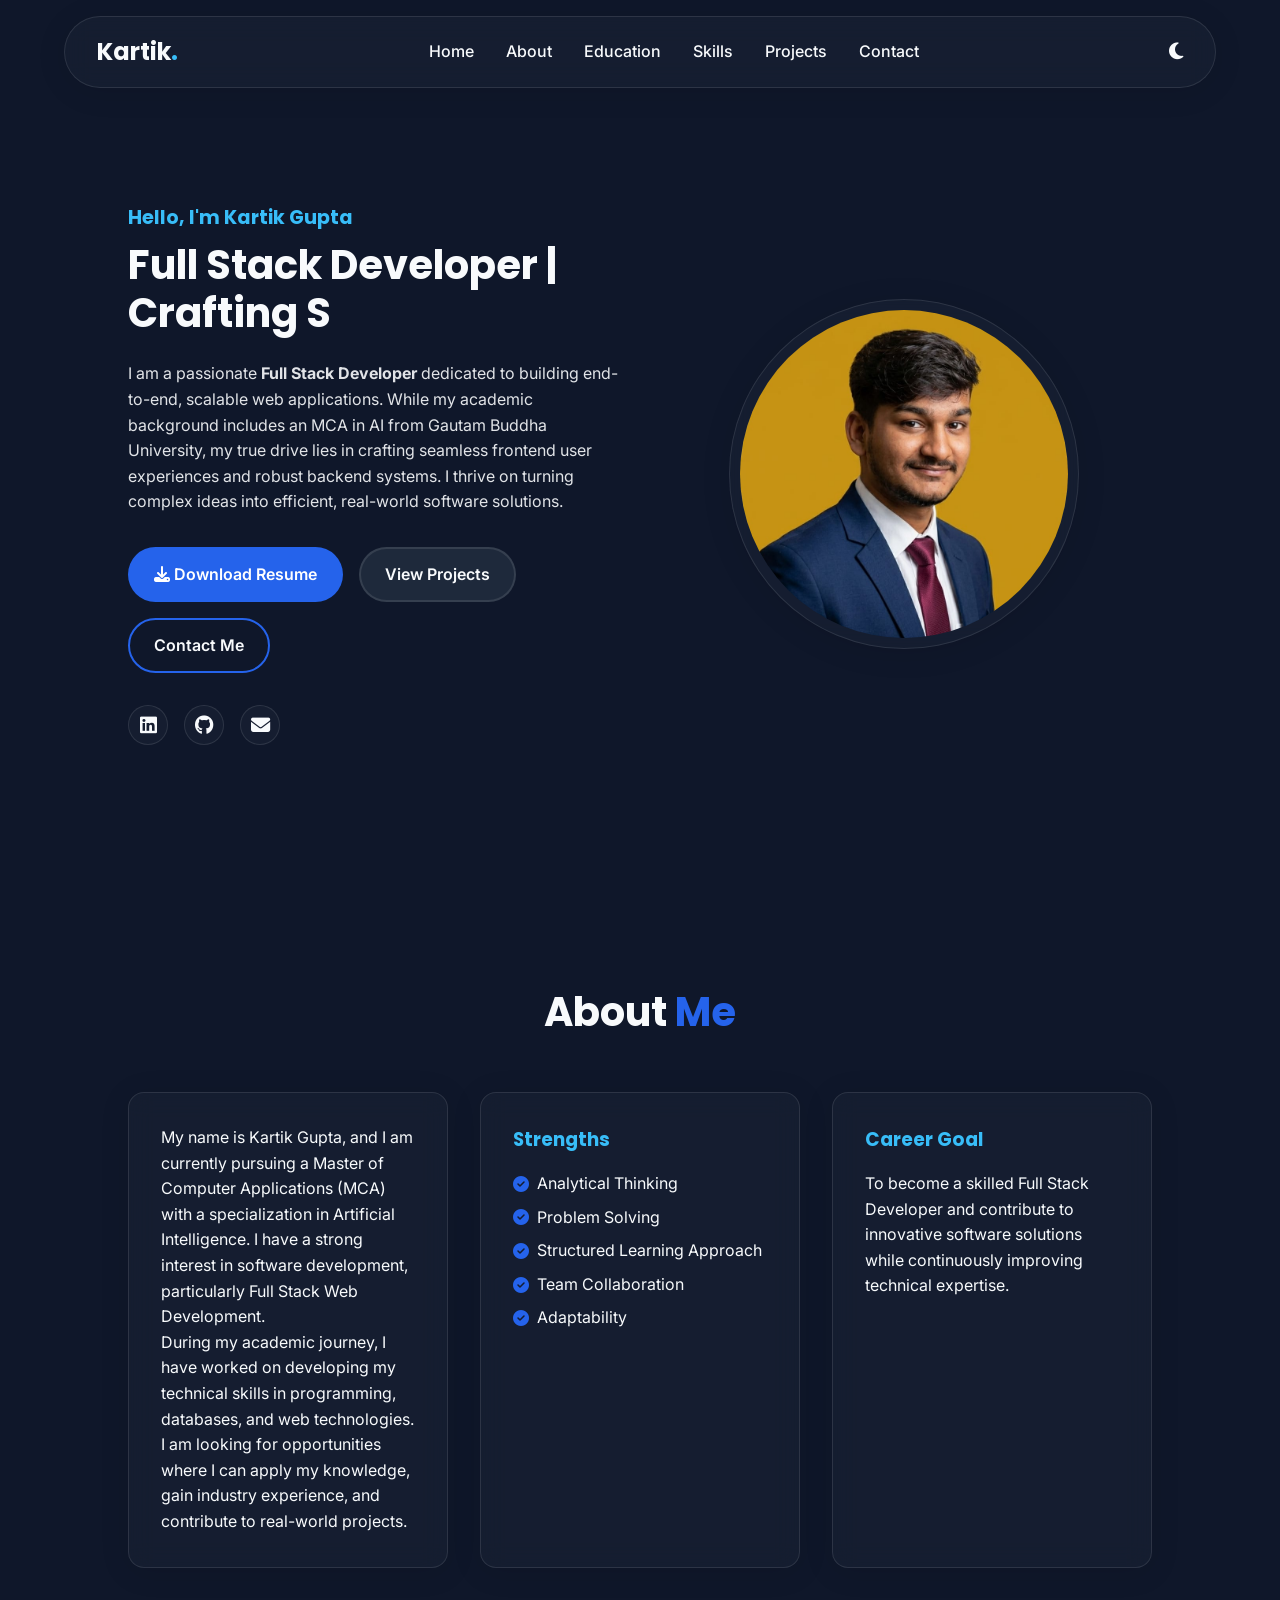
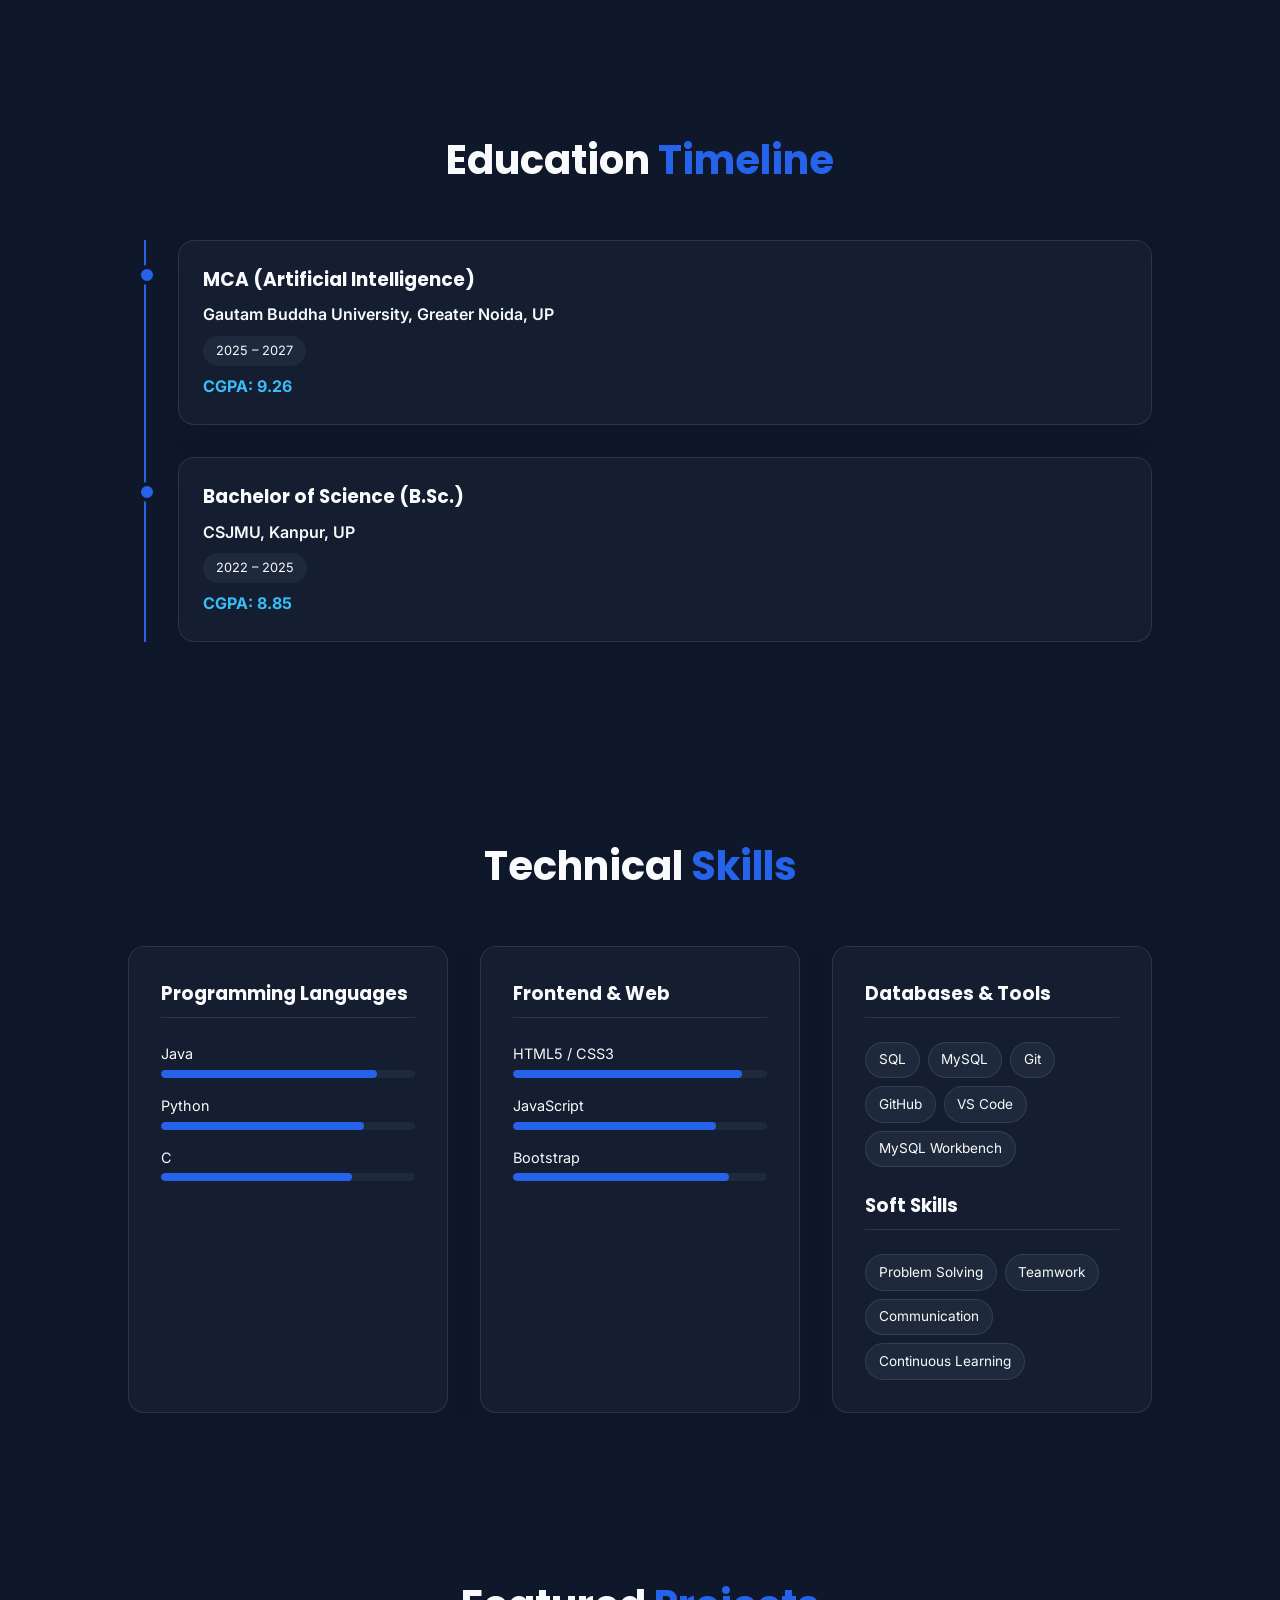
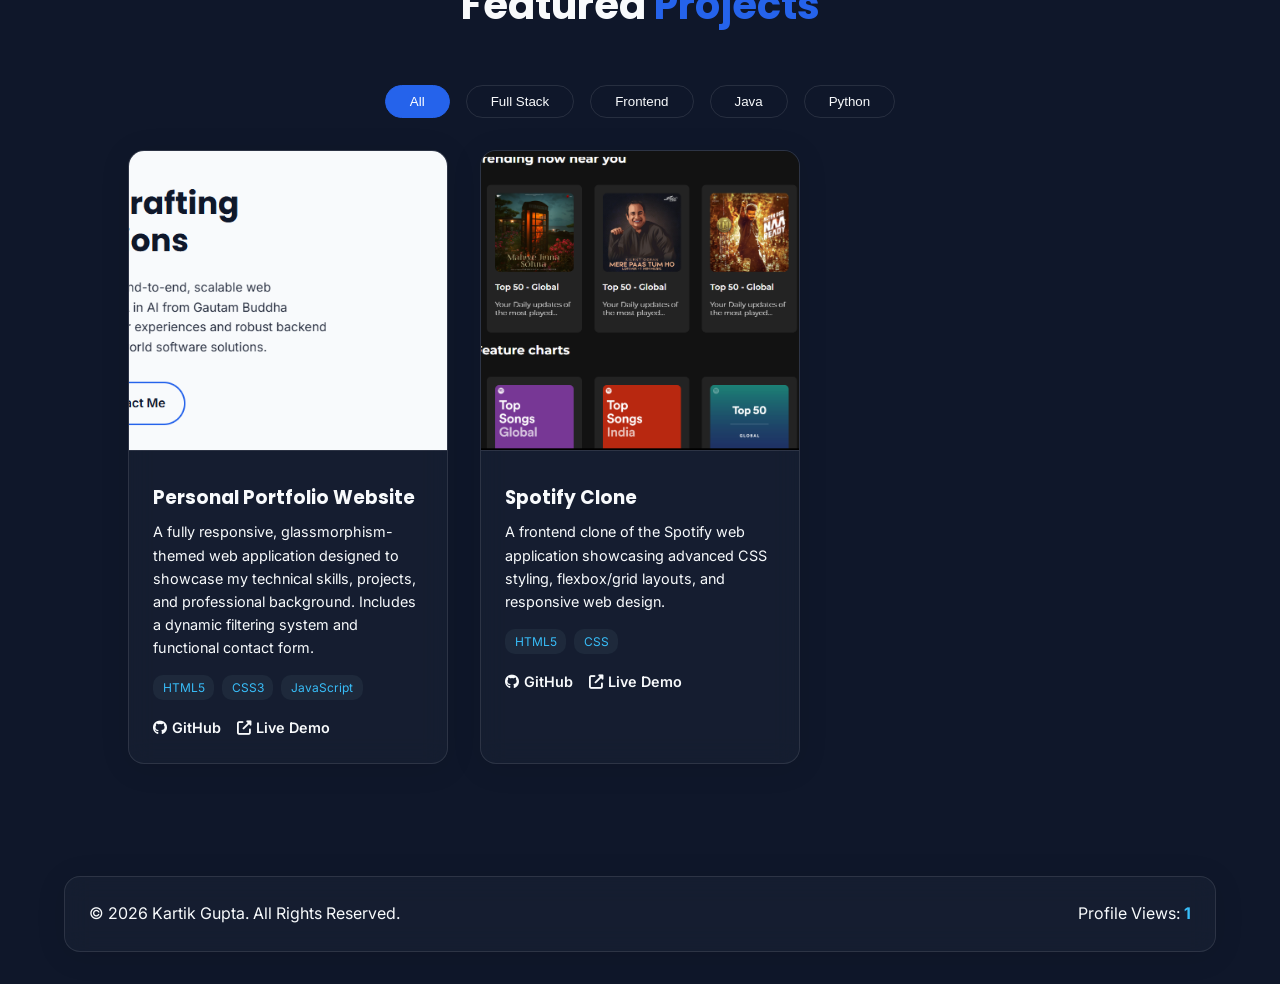
<file: index.html>
<!DOCTYPE html>
<html lang="en">

<head>
    <meta charset="UTF-8">
    <meta name="viewport" content="width=device-width, initial-scale=1.0">
    <title>Kartik Gupta | Full Stack Developer</title>
    <link
        href="https://fonts.googleapis.com/css2?family=Inter:wght@300;400;600&family=Poppins:wght@400;500;700&display=swap"
        rel="stylesheet">
    <link rel="stylesheet" href="https://cdnjs.cloudflare.com/ajax/libs/font-awesome/6.4.0/css/all.min.css">
    <link rel="stylesheet" href="style.css">
</head>

<body>
    <header>
        <nav class="navbar glass-effect">
            <div class="logo">Kartik<span class="accent">.</span></div>
            <ul class="nav-links">
                <li><a href="#home">Home</a></li>
                <li><a href="#about">About</a></li>
                <li><a href="#education">Education</a></li>
                <li><a href="#skills">Skills</a></li>
                <li><a href="#projects">Projects</a></li>
                <li><a href="#contact">Contact</a></li>
            </ul>
            <div class="nav-controls">
                <button id="theme-toggle" aria-label="Toggle Theme"><i class="fas fa-moon"></i></button>
                <button class="hamburger" aria-label="Menu"><i class="fas fa-bars"></i></button>
            </div>
        </nav>
    </header>

    <section id="home" class="hero section-padding">
        <div class="hero-content">
            <h3 class="subtitle">Hello, I'm Kartik Gupta</h3>
            <h1 class="title"><span id="typing-text"></span></h1>
            <p class="intro">
                I am a passionate <strong>Full Stack Developer</strong> dedicated to building end-to-end, scalable web
                applications. While my academic background includes an MCA in AI from Gautam Buddha University, my true
                drive lies in crafting seamless frontend user experiences and robust backend systems. I thrive on
                turning complex ideas into efficient, real-world software solutions.
            </p>
            <div class="hero-buttons">
                <a href="#" class="btn btn-primary" download><i class="fas fa-download"></i> Download Resume</a>
                <a href="#projects" class="btn btn-secondary">View Projects</a>
                <a href="#contact" class="btn btn-outline">Contact Me</a>
            </div>
            <div class="social-links">
                <a href="https://www.linkedin.com/in/kartik-gupta-987413374" target="_blank"><i
                        class="fab fa-linkedin"></i></a>
                <a href="https://github.com/Kartikgupta00" target="_blank"><i class="fab fa-github"></i></a>
                <a href="mailto:guptakartik683@gmail.com"><i class="fas fa-envelope"></i></a>
            </div>
        </div>
        <div class="hero-image">
            <div class="image-frame glass-effect">
                <img src="assets/images/kartik.jpeg" alt="Kartik Gupta">
            </div>
        </div>
    </section>

    <section id="about" class="about section-padding">
        <h2 class="section-title">About <span>Me</span></h2>
        <div class="about-grid">
            <div class="about-card glass-effect">
                <p>My name is Kartik Gupta, and I am currently pursuing a Master of Computer Applications (MCA) with a
                    specialization in Artificial Intelligence. I have a strong interest in software development,
                    particularly Full Stack Web Development.</p>
                <p>During my academic journey, I have worked on developing my technical skills in programming,
                    databases, and web technologies. I am looking for opportunities where I can apply my knowledge, gain
                    industry experience, and contribute to real-world projects.</p>
            </div>
            <div class="about-card glass-effect strengths-card">
                <h3>Strengths</h3>
                <ul class="strengths-list">
                    <li><i class="fas fa-check-circle"></i> Analytical Thinking</li>
                    <li><i class="fas fa-check-circle"></i> Problem Solving</li>
                    <li><i class="fas fa-check-circle"></i> Structured Learning Approach</li>
                    <li><i class="fas fa-check-circle"></i> Team Collaboration</li>
                    <li><i class="fas fa-check-circle"></i> Adaptability</li>
                </ul>
            </div>
            <div class="about-card glass-effect goal-card">
                <h3>Career Goal</h3>
                <p>To become a skilled Full Stack Developer and contribute to innovative software solutions while
                    continuously improving technical expertise.</p>
            </div>
        </div>
    </section>

    <section id="education" class="education section-padding">
        <h2 class="section-title">Education <span>Timeline</span></h2>
        <div class="timeline">
            <div class="timeline-item glass-effect">
                <div class="timeline-dot"></div>
                <h3>MCA (Artificial Intelligence)</h3>
                <p class="institution">Gautam Buddha University, Greater Noida, UP</p>
                <span class="duration">2025 – 2027</span>
                <p class="cgpa">CGPA: 9.26</p>
            </div>
            <div class="timeline-item glass-effect">
                <div class="timeline-dot"></div>
                <h3>Bachelor of Science (B.Sc.)</h3>
                <p class="institution">CSJMU, Kanpur, UP</p>
                <span class="duration">2022 – 2025</span>
                <p class="cgpa">CGPA: 8.85</p>
            </div>
        </div>
    </section>

    <section id="skills" class="skills section-padding">
        <h2 class="section-title">Technical <span>Skills</span></h2>
        <div class="skills-grid">
            <div class="skill-category glass-effect">
                <h3>Programming Languages</h3>
                <div class="skill-bar"><span class="skill-name">Java</span>
                    <div class="progress">
                        <div class="progress-fill" style="width: 85%;"></div>
                    </div>
                </div>
                <div class="skill-bar"><span class="skill-name">Python</span>
                    <div class="progress">
                        <div class="progress-fill" style="width: 80%;"></div>
                    </div>
                </div>
                <div class="skill-bar"><span class="skill-name">C</span>
                    <div class="progress">
                        <div class="progress-fill" style="width: 75%;"></div>
                    </div>
                </div>
            </div>
            <div class="skill-category glass-effect">
                <h3>Frontend & Web</h3>
                <div class="skill-bar"><span class="skill-name">HTML5 / CSS3</span>
                    <div class="progress">
                        <div class="progress-fill" style="width: 90%;"></div>
                    </div>
                </div>
                <div class="skill-bar"><span class="skill-name">JavaScript</span>
                    <div class="progress">
                        <div class="progress-fill" style="width: 80%;"></div>
                    </div>
                </div>
                <div class="skill-bar"><span class="skill-name">Bootstrap</span>
                    <div class="progress">
                        <div class="progress-fill" style="width: 85%;"></div>
                    </div>
                </div>
            </div>
            <div class="skill-category glass-effect">
                <h3>Databases & Tools</h3>
                <div class="skill-tags">
                    <span>SQL</span> <span>MySQL</span> <span>Git</span> <span>GitHub</span> <span>VS Code</span>
                    <span>MySQL Workbench</span>
                </div>
                <h3 class="mt-4">Soft Skills</h3>
                <div class="skill-tags">
                    <span>Problem Solving</span> <span>Teamwork</span> <span>Communication</span> <span>Continuous
                        Learning</span>
                </div>
            </div>
        </div>
    </section>

    <section id="projects" class="projects section-padding">
        <h2 class="section-title">Featured <span>Projects</span></h2>
        <div class="filter-buttons">
            <button class="filter-btn active" data-filter="all">All</button>
            <button class="filter-btn" data-filter="fullstack">Full Stack</button>
            <button class="filter-btn" data-filter="frontend">Frontend</button>
            <button class="filter-btn" data-filter="java">Java</button>
            <button class="filter-btn" data-filter="python">Python</button>
        </div>

        <div class="project-grid">

            <div class="project-card glass-effect" data-category="frontend">
                <div><img src="assets/images/livephoto.png" alt="Personal Portfolio Project"
                        style="width: 100%; height: 300px; object-fit: cover; object-position: top;">
                    <div class="project-content">
                        <h3>Personal Portfolio Website</h3>
                        <p>A fully responsive, glassmorphism-themed web application designed to showcase my technical
                            skills, projects, and professional background. Includes a dynamic filtering system and
                            functional contact form.</p>
                        <div class="tech-stack"><span>HTML5</span> <span>CSS3</span> <span>JavaScript</span></div>
                        <div class="project-links">
                            <a href="https://github.com/Kartikgupta00" target="_blank"><i class="fab fa-github"></i>
                                GitHub</a>
                            <a href="https://kartikgupta-port-folio.netlify.app" target="_blank"><i
                                    class="fas fa-external-link-alt"></i> Live Demo</a>
                        </div>
                    </div>
                </div>
            </div>
            <div class="project-card glass-effect" data-category="frontend">
                <div><img src="assets/images/Spotify.png" alt="Personal Portfolio Project"
                        style="width: 100%; height: 300px; object-fit: cover; object-position: top;">
                    <div class="project-content">
                        <h3>Spotify Clone</h3>
                        <p>A frontend clone of the Spotify web application showcasing advanced CSS styling, flexbox/grid layouts, and responsive web design.</p>
                        <div class="tech-stack"><span>HTML5</span> <span>CSS</span></div>
                        <div class="project-links">
                            <a href="https://github.com/Kartikgupta00" target="_blank"><i class="fab fa-github"></i>
                                GitHub</a>
                            <a href="https://kartikgupta00.github.io/Mini-HTML-CSS-Project2/" target="_blank"><i
                                    class="fas fa-external-link-alt"></i> Live Demo</a>
                        </div>
                    </div>
                </div>
            </div>
        </div>

        <!-- <div class="project-grid">
            <div class="project-card glass-effect" data-category="fullstack">
                <img src="https://via.placeholder.com/300x200" alt="Project 1">
                <div class="project-content">
                    <h3>E-Commerce Platform</h3>
                    <p>A full-stack web application with user authentication, product management, and a shopping cart.</p>
                    <div class="tech-stack"><span>HTML/CSS</span> <span>JS</span> <span>MySQL</span></div>
                    <div class="project-links">
                        <a href="#"><i class="fab fa-github"></i> GitHub</a>
                        <a href="#"><i class="fas fa-external-link-alt"></i> Live Demo</a>
                    </div>
                </div>
            </div>
            <div class="project-card glass-effect" data-category="java">
                <img src="https://via.placeholder.com/300x200" alt="Project 2">
                <div class="project-content">
                    <h3>Inventory Management System</h3>
                    <p>Java-based application to track inventory, manage suppliers, and generate reports.</p>
                    <div class="tech-stack"><span>Java</span> <span>SQL</span></div>
                    <div class="project-links">
                        <a href="#"><i class="fab fa-github"></i> GitHub</a>
                    </div>
                </div>
            </div>
             <div class="project-card glass-effect" data-category="python">
                <img src="https://via.placeholder.com/300x200" alt="Project 3">
                <div class="project-content">
                    <h3>Data Analysis Dashboard</h3>
                    <p>Interactive dashboard analyzing datasets utilizing Python libraries like Pandas.</p>
                    <div class="tech-stack"><span>Python</span> <span>Pandas</span></div>
                    <div class="project-links">
                        <a href="#"><i class="fab fa-github"></i> GitHub</a>
                        <a href="#"><i class="fas fa-external-link-alt"></i> Live Demo</a>
                    </div>
                </div>
            </div>
        </div>
    </section>

    <section class="mini-sections section-padding">
        <div class="grid-3">
            <div class="mini-card glass-effect text-center">
                <i class="fas fa-briefcase fa-2x accent"></i>
                <h3>Experience</h3>
                <p>Open to Internships and Entry-Level Opportunities in Full Stack Development.</p>
            </div>
            <div class="mini-card glass-effect text-center">
                <i class="fas fa-certificate fa-2x accent"></i>
                <h3>Certifications</h3>
                <p>Certifications will be updated regularly. Check back soon!</p>
            </div>
            <div class="mini-card glass-effect text-center">
                <i class="fas fa-blog fa-2x accent"></i>
                <h3>Blog</h3>
                <p>Coming soon: Articles on AI, Web Development, and my coding journey.</p>
            </div>
        </div>
    </section>

    <section id="contact" class="contact section-padding">
        <h2 class="section-title">Get In <span>Touch</span></h2>
        <div class="contact-container">
            <div class="contact-info glass-effect">
                <h3>Contact Information</h3>
                <div class="info-item">
                    <i class="fas fa-envelope"></i>
                    <p>guptakartik683@gmail.com</p>
                </div>
                <div class="info-item">
                    <i class="fas fa-phone-alt"></i>
                    <p>+91 8868988872</p>
                </div>
                <div class="info-item">
                    <i class="fas fa-map-marker-alt"></i>
                    <p>Uttar Pradesh, India</p>
                </div>
                <div class="social-links mt-4">
                    <a href="https://www.linkedin.com/in/kartik-gupta-987413374" target="_blank"><i class="fab fa-linkedin"></i></a>
                    <a href="https://github.com/Kartikgupta00" target="_blank"><i class="fab fa-github"></i></a>
                </div>
            </div>
                <form action="https://formspree.io/f/mqeovekv" method="POST" class="contact-form glass-effect">
                    <input type="text" name="name" placeholder="Full Name" required>
                    <input type="email" name="email" placeholder="Email Address" required>
                    <input type="text" name="subject" placeholder="Subject" required>
                    <textarea name="message" rows="5" placeholder="Your Message" required></textarea>
                    <button type="submit" class="btn btn-primary w-100">Send Message</button>
                </form>
        </div> -->
    </section>

    <footer>
        <div class="footer-content glass-effect">
            <p>&copy; 2026 Kartik Gupta. All Rights Reserved.</p>
            <p class="visitor-counter">Profile Views: <span id="view-count">0</span></p>
        </div>
    </footer>

    <script src="script.js"></script>
</body>

</html>
</file>
<file: style.css>
/* Custom Properties / Color Palette */
:root {
    --primary: #2563EB;
    --secondary: #1E293B;
    --accent: #38BDF8;
    --bg: #0F172A;
    --text: #F8FAFC;
    --glass-bg: rgba(30, 41, 59, 0.4);
    --glass-border: rgba(255, 255, 255, 0.1);
    --font-heading: 'Poppins', sans-serif;
    --font-body: 'Inter', sans-serif;
    --transition: all 0.3s cubic-bezier(0.25, 0.8, 0.25, 1);
}

/* Light Mode Variables */
body.light-mode {
    --bg: #F8FAFC;
    --text: #0F172A;
    --glass-bg: rgba(255, 255, 255, 0.6);
    --glass-border: rgba(0, 0, 0, 0.1);
    --secondary: #E2E8F0;
}

/* Global Reset & Base */
* {
    margin: 0;
    padding: 0;
    box-sizing: border-box;
}

html {
    scroll-behavior: smooth;
}

body {
    background-color: var(--bg);
    color: var(--text);
    font-family: var(--font-body);
    line-height: 1.6;
    transition: background-color 0.4s ease, color 0.4s ease;
    overflow-x: hidden;
}

h1, h2, h3, h4 {
    font-family: var(--font-heading);
}

a { text-decoration: none; color: inherit; }
ul { list-style: none; }
.mt-4 { margin-top: 1.5rem; }
.text-center { text-align: center; }
.w-100 { width: 100%; }

/* Glassmorphism Utility */
.glass-effect {
    background: var(--glass-bg);
    backdrop-filter: blur(12px);
    -webkit-backdrop-filter: blur(12px);
    border: 1px solid var(--glass-border);
    border-radius: 16px;
    box-shadow: 0 4px 30px rgba(0, 0, 0, 0.1);
    transition: var(--transition);
}

.glass-effect:hover {
    transform: translateY(-5px);
    box-shadow: 0 10px 40px rgba(0, 0, 0, 0.2);
}

.accent { color: var(--accent); }

/* Typography & Titles */
.section-padding { padding: 5rem 10%; }
.section-title {
    font-size: 2.5rem;
    text-align: center;
    margin-bottom: 3rem;
}
.section-title span { color: var(--primary); }

/* Navbar */
header {
    position: fixed;
    top: 0; left: 0; width: 100%;
    z-index: 1000;
    padding: 1rem 5%;
}
.navbar {
    display: flex;
    justify-content: space-between;
    align-items: center;
    padding: 1rem 2rem;
    border-radius: 50px;
}
.logo { font-size: 1.5rem; font-weight: 700; font-family: var(--font-heading); }
.nav-links { display: flex; gap: 2rem; }
.nav-links a { font-weight: 500; transition: color 0.3s ease; }
.nav-links a:hover { color: var(--accent); }
.nav-controls { display: flex; gap: 1rem; align-items: center; }
#theme-toggle { background: none; border: none; color: var(--text); font-size: 1.2rem; cursor: pointer; }
.hamburger { display: none; background: none; border: none; color: var(--text); font-size: 1.5rem; cursor: pointer; }

/* Buttons */
.btn {
    padding: 0.8rem 1.5rem;
    border-radius: 30px;
    font-weight: 600;
    cursor: pointer;
    display: inline-block;
    transition: var(--transition);
    border: 2px solid transparent;
}
.btn-primary { background: var(--primary); color: #fff; }
.btn-primary:hover { background: #1d4ed8; transform: scale(1.05); }
.btn-secondary { background: var(--secondary); color: var(--text); border-color: var(--glass-border); }
.btn-secondary:hover { background: var(--text); color: var(--bg); transform: scale(1.05); }
.btn-outline { border-color: var(--primary); color: var(--text); }
.btn-outline:hover { background: var(--primary); color: #fff; transform: scale(1.05); }

/* Hero Section */
.hero {
    display: flex;
    align-items: center;
    justify-content: space-between;
    min-height: 100vh;
    padding-top: 8rem;
}
.hero-content { flex: 1; padding-right: 2rem; }
.subtitle { font-size: 1.2rem; color: var(--accent); margin-bottom: 0.5rem; }
.title { font-size: 2.5rem; line-height: 1.2; margin-bottom: 1.5rem; min-height: 80px; }
.intro { font-size: 1rem; margin-bottom: 2rem; color: var(--text); opacity: 0.9; }
.hero-buttons { display: flex; gap: 1rem; margin-bottom: 2rem; flex-wrap: wrap; }
.social-links { display: flex; gap: 1rem; }
.social-links a {
    display: flex; align-items: center; justify-content: center;
    width: 40px; height: 40px; border-radius: 50%;
    background: var(--glass-bg); border: 1px solid var(--glass-border);
    transition: var(--transition); font-size: 1.2rem;
}
.social-links a:hover { background: var(--primary); color: #fff; transform: translateY(-3px); }

.hero-image { flex: 1; display: flex; justify-content: center; }
.image-frame {
    width: 350px; height: 350px; border-radius: 50%;
    padding: 10px; display: flex; justify-content: center; align-items: center;
}
.image-frame img {
    width: 100%; height: 100%; border-radius: 50%; object-fit: cover;
}

/* Layout Grids */
.about-grid, .grid-3 {
    display: grid;
    gap: 2rem;
    grid-template-columns: repeat(auto-fit, minmax(300px, 1fr));
}
.about-card, .mini-card { padding: 2rem; }
.about-card h3 { margin-bottom: 1rem; color: var(--accent); }
.strengths-list li { margin-bottom: 0.5rem; display: flex; align-items: center; gap: 0.5rem; }
.strengths-list i { color: var(--primary); }

/* Education Timeline */
.timeline { position: relative; border-left: 2px solid var(--primary); margin-left: 1rem; padding-left: 2rem; }
.timeline-item { position: relative; padding: 1.5rem; margin-bottom: 2rem; }
.timeline-dot {
    position: absolute; left: -2.6rem; top: 1.5rem;
    width: 20px; height: 20px; border-radius: 50%;
    background: var(--primary); border: 4px solid var(--bg);
}
.institution { font-weight: 600; margin-top: 0.5rem; }
.duration { display: inline-block; padding: 0.3rem 0.8rem; background: var(--secondary); border-radius: 20px; font-size: 0.8rem; margin: 0.5rem 0; }
.cgpa { color: var(--accent); font-weight: 700; }

/* Skills */
.skills-grid { display: grid; grid-template-columns: repeat(auto-fit, minmax(300px, 1fr)); gap: 2rem; }
.skill-category { padding: 2rem; }
.skill-category h3 { margin-bottom: 1.5rem; border-bottom: 1px solid var(--glass-border); padding-bottom: 0.5rem; }
.skill-bar { margin-bottom: 1rem; }
.skill-name { display: block; margin-bottom: 0.3rem; font-size: 0.9rem; }
.progress { width: 100%; height: 8px; background: var(--secondary); border-radius: 10px; overflow: hidden; }
.progress-fill { height: 100%; background: var(--primary); border-radius: 10px; }
.skill-tags { display: flex; flex-wrap: wrap; gap: 0.5rem; }
.skill-tags span { background: var(--secondary); padding: 0.4rem 0.8rem; border-radius: 20px; font-size: 0.85rem; border: 1px solid var(--glass-border); }

/* Projects */
.filter-buttons { display: flex; justify-content: center; gap: 1rem; margin-bottom: 2rem; flex-wrap: wrap; }
.filter-btn { padding: 0.5rem 1.5rem; background: transparent; border: 1px solid var(--glass-border); color: var(--text); border-radius: 20px; cursor: pointer; transition: var(--transition); }
.filter-btn.active, .filter-btn:hover { background: var(--primary); color: #fff; border-color: var(--primary); }
.project-grid { display: grid; grid-template-columns: repeat(auto-fill, minmax(300px, 1fr)); gap: 2rem; }
.project-card { overflow: hidden; display: flex; flex-direction: column; }
.project-card img { width: 100%; height: 200px; object-fit: cover; border-bottom: 1px solid var(--glass-border); }
.project-content { padding: 1.5rem; flex: 1; display: flex; flex-direction: column; }
.project-content h3 { margin-bottom: 0.5rem; }
.project-content p { font-size: 0.9rem; margin-bottom: 1rem; flex: 1; }
.tech-stack { display: flex; gap: 0.5rem; margin-bottom: 1rem; flex-wrap: wrap; }
.tech-stack span { font-size: 0.75rem; background: var(--secondary); padding: 0.2rem 0.6rem; border-radius: 10px; color: var(--accent); }
.project-links { display: flex; gap: 1rem; }
.project-links a { font-size: 0.9rem; font-weight: 600; display: flex; align-items: center; gap: 0.3rem; transition: color 0.3s; }
.project-links a:hover { color: var(--primary); }

/* Contact Form */
.contact-container { display: grid; grid-template-columns: 1fr 2fr; gap: 2rem; }
.contact-info, .contact-form { padding: 2rem; }
.info-item { display: flex; align-items: center; gap: 1rem; margin-bottom: 1.5rem; }
.info-item i { font-size: 1.5rem; color: var(--primary); }
.contact-form input, .contact-form textarea {
    width: 100%; padding: 1rem; margin-bottom: 1rem;
    background: var(--bg); border: 1px solid var(--glass-border);
    border-radius: 10px; color: var(--text); font-family: inherit;
}
.contact-form input:focus, .contact-form textarea:focus { outline: none; border-color: var(--primary); }

/* Footer */
footer { text-align: center; padding: 2rem 5%; }
.footer-content { padding: 1.5rem; display: flex; justify-content: space-between; align-items: center; flex-wrap: wrap; }
.visitor-counter span { color: var(--accent); font-weight: bold; }

/* Responsive Media Queries */
@media (max-width: 992px) {
    .hero { flex-direction: column-reverse; text-align: center; padding-top: 6rem; }
    .hero-content { padding-right: 0; margin-top: 2rem; }
    .hero-buttons { justify-content: center; }
    .social-links { justify-content: center; }
    .contact-container { grid-template-columns: 1fr; }
}

@media (max-width: 768px) {
    .hamburger { display: block; }
    .nav-links {
        position: fixed; top: 80px; left: -100%; flex-direction: column;
        background: var(--bg); width: 100%; text-align: center;
        padding: 2rem 0; border-radius: 0 0 20px 20px;
        transition: left 0.3s ease;
        border-bottom: 1px solid var(--glass-border);
    }
    .nav-links.active { left: 0; }
    .section-padding { padding: 3rem 5%; }
    .title { font-size: 1.8rem; }
}
</file>
